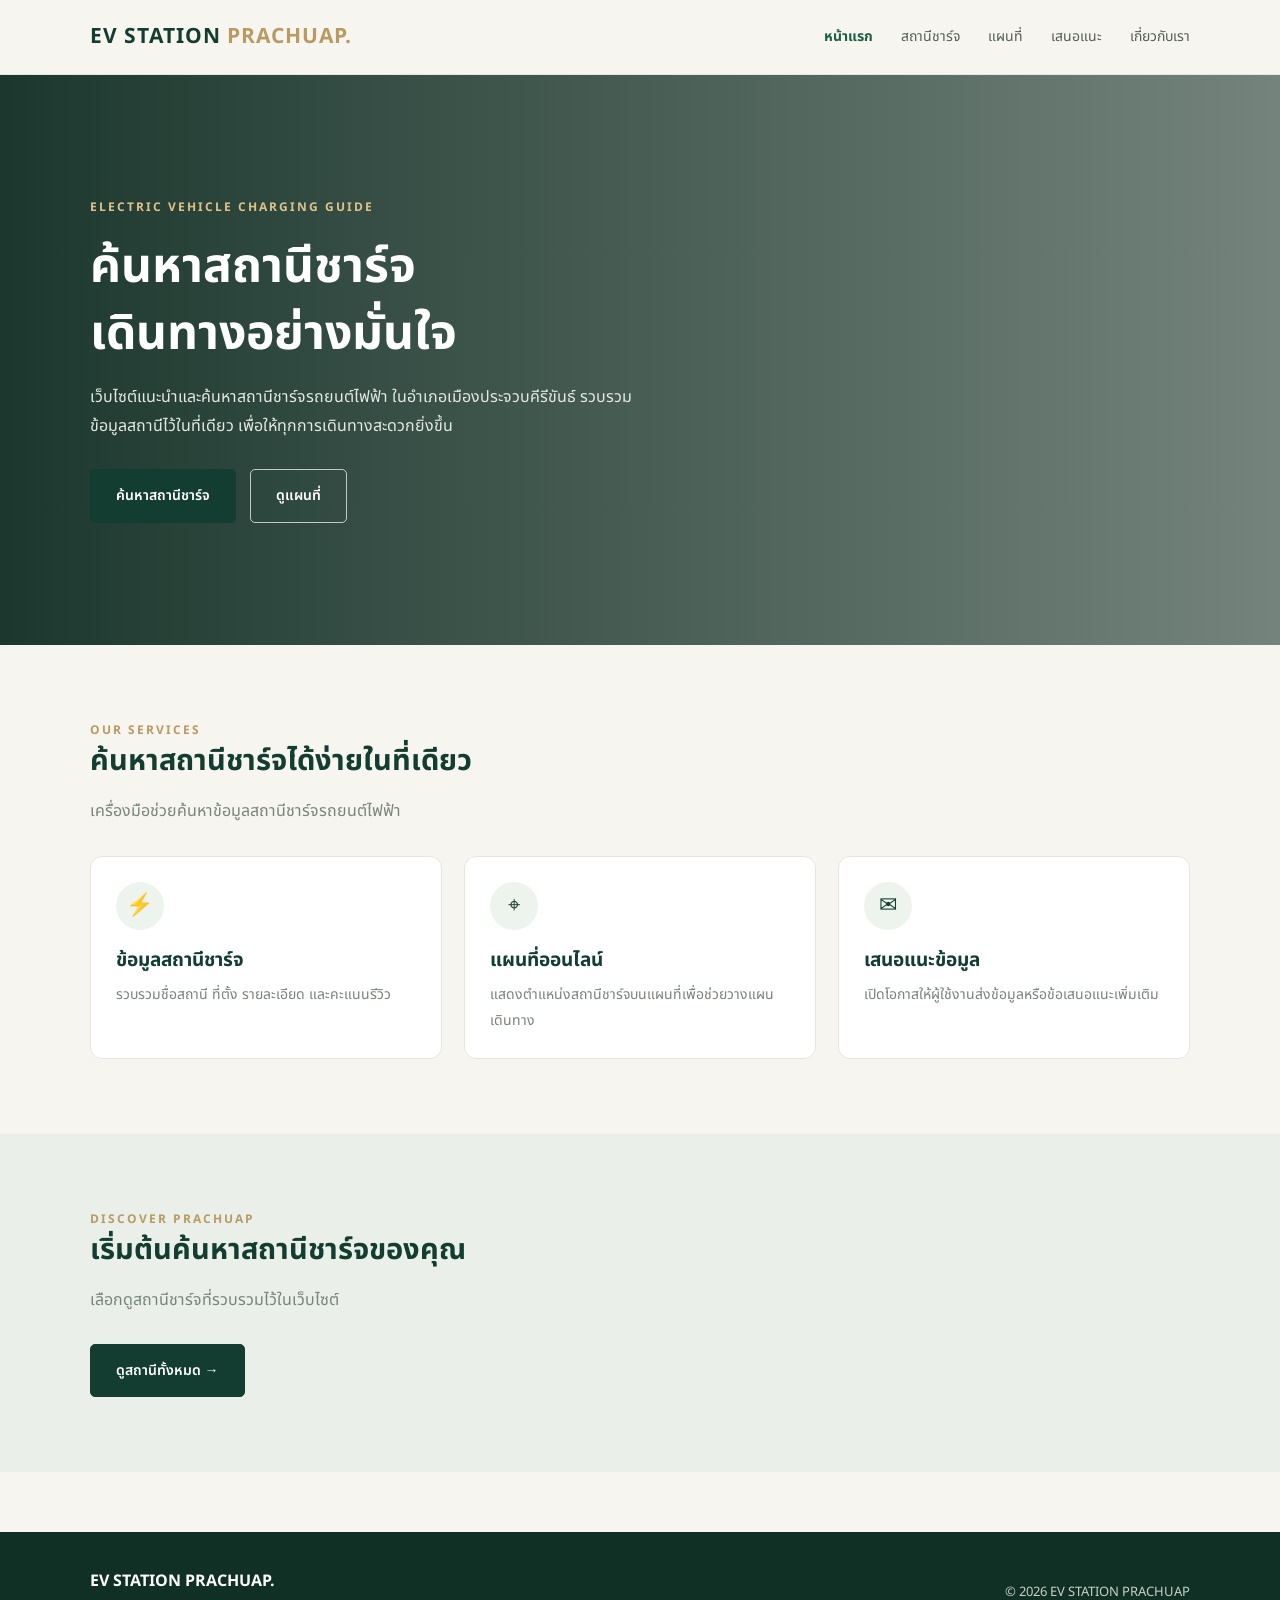
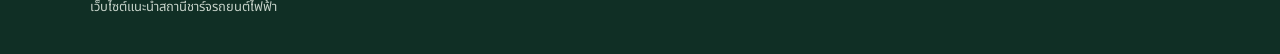
<file: index.html>
<!DOCTYPE html>
<html lang="th">
<head>
    <meta charset="UTF-8">
    <meta name="viewport" content="width=device-width, initial-scale=1.0">
    <title>EV STATION PRACHUAP | หน้าแรก</title>
    <link rel="stylesheet" href="style.css">
</head>
<body>

<header>
    <a class="logo" href="index.html">EV STATION <span>PRACHUAP.</span></a>
    <nav>
        <a class="active" href="index.html">หน้าแรก</a>
        <a href="station.html">สถานีชาร์จ</a>
        <a href="map.html">แผนที่</a>
        <a href="suggest.html">เสนอแนะ</a>
        <a href="contact.html">เกี่ยวกับเรา</a>
    </nav>
</header>

<section class="hero">
    <div class="container">
        <div class="hero-content">
            <div class="eyebrow">ELECTRIC VEHICLE CHARGING GUIDE</div>
            <h1>ค้นหาสถานีชาร์จ<br>เดินทางอย่างมั่นใจ</h1>
            <p>
                เว็บไซต์แนะนำและค้นหาสถานีชาร์จรถยนต์ไฟฟ้า
                ในอำเภอเมืองประจวบคีรีขันธ์
                รวบรวมข้อมูลสถานีไว้ในที่เดียว
                เพื่อให้ทุกการเดินทางสะดวกยิ่งขึ้น
            </p>
            <br>
            <a href="station.html" class="btn">ค้นหาสถานีชาร์จ</a>
            <a href="map.html" class="btn btn-outline">ดูแผนที่</a>
        </div>
    </div>
</section>

<section class="section">
    <div class="container">
        <div class="section-heading">
            <div class="eyebrow">OUR SERVICES</div>
            <h2>ค้นหาสถานีชาร์จได้ง่ายในที่เดียว</h2>
            <p>เครื่องมือช่วยค้นหาข้อมูลสถานีชาร์จรถยนต์ไฟฟ้า</p>
        </div>

        <div class="grid">
            <div class="card">
                <div class="card-icon">⚡</div>
                <h3>ข้อมูลสถานีชาร์จ</h3>
                <p>รวบรวมชื่อสถานี ที่ตั้ง รายละเอียด และคะแนนรีวิว</p>
            </div>

            <div class="card">
                <div class="card-icon">⌖</div>
                <h3>แผนที่ออนไลน์</h3>
                <p>แสดงตำแหน่งสถานีชาร์จบนแผนที่เพื่อช่วยวางแผนเดินทาง</p>
            </div>

            <div class="card">
                <div class="card-icon">✉</div>
                <h3>เสนอแนะข้อมูล</h3>
                <p>เปิดโอกาสให้ผู้ใช้งานส่งข้อมูลหรือข้อเสนอแนะเพิ่มเติม</p>
            </div>
        </div>
    </div>
</section>

<section class="section" style="background:#eaf0e9;">
    <div class="container">
        <div class="eyebrow">DISCOVER PRAchuap</div>
        <h2>เริ่มต้นค้นหาสถานีชาร์จของคุณ</h2>
        <p>เลือกดูสถานีชาร์จที่รวบรวมไว้ในเว็บไซต์</p>
        <br>
        <a href="station.html" class="btn">ดูสถานีทั้งหมด →</a>
    </div>
</section>

<footer>
    <div class="footer-inner">
        <div>
            <strong>EV STATION PRACHUAP.</strong>
            <p>เว็บไซต์แนะนำสถานีชาร์จรถยนต์ไฟฟ้า</p>
        </div>
        <p>© 2026 EV STATION PRACHUAP</p>
    </div>
</footer>

</body>
</html>
</file>
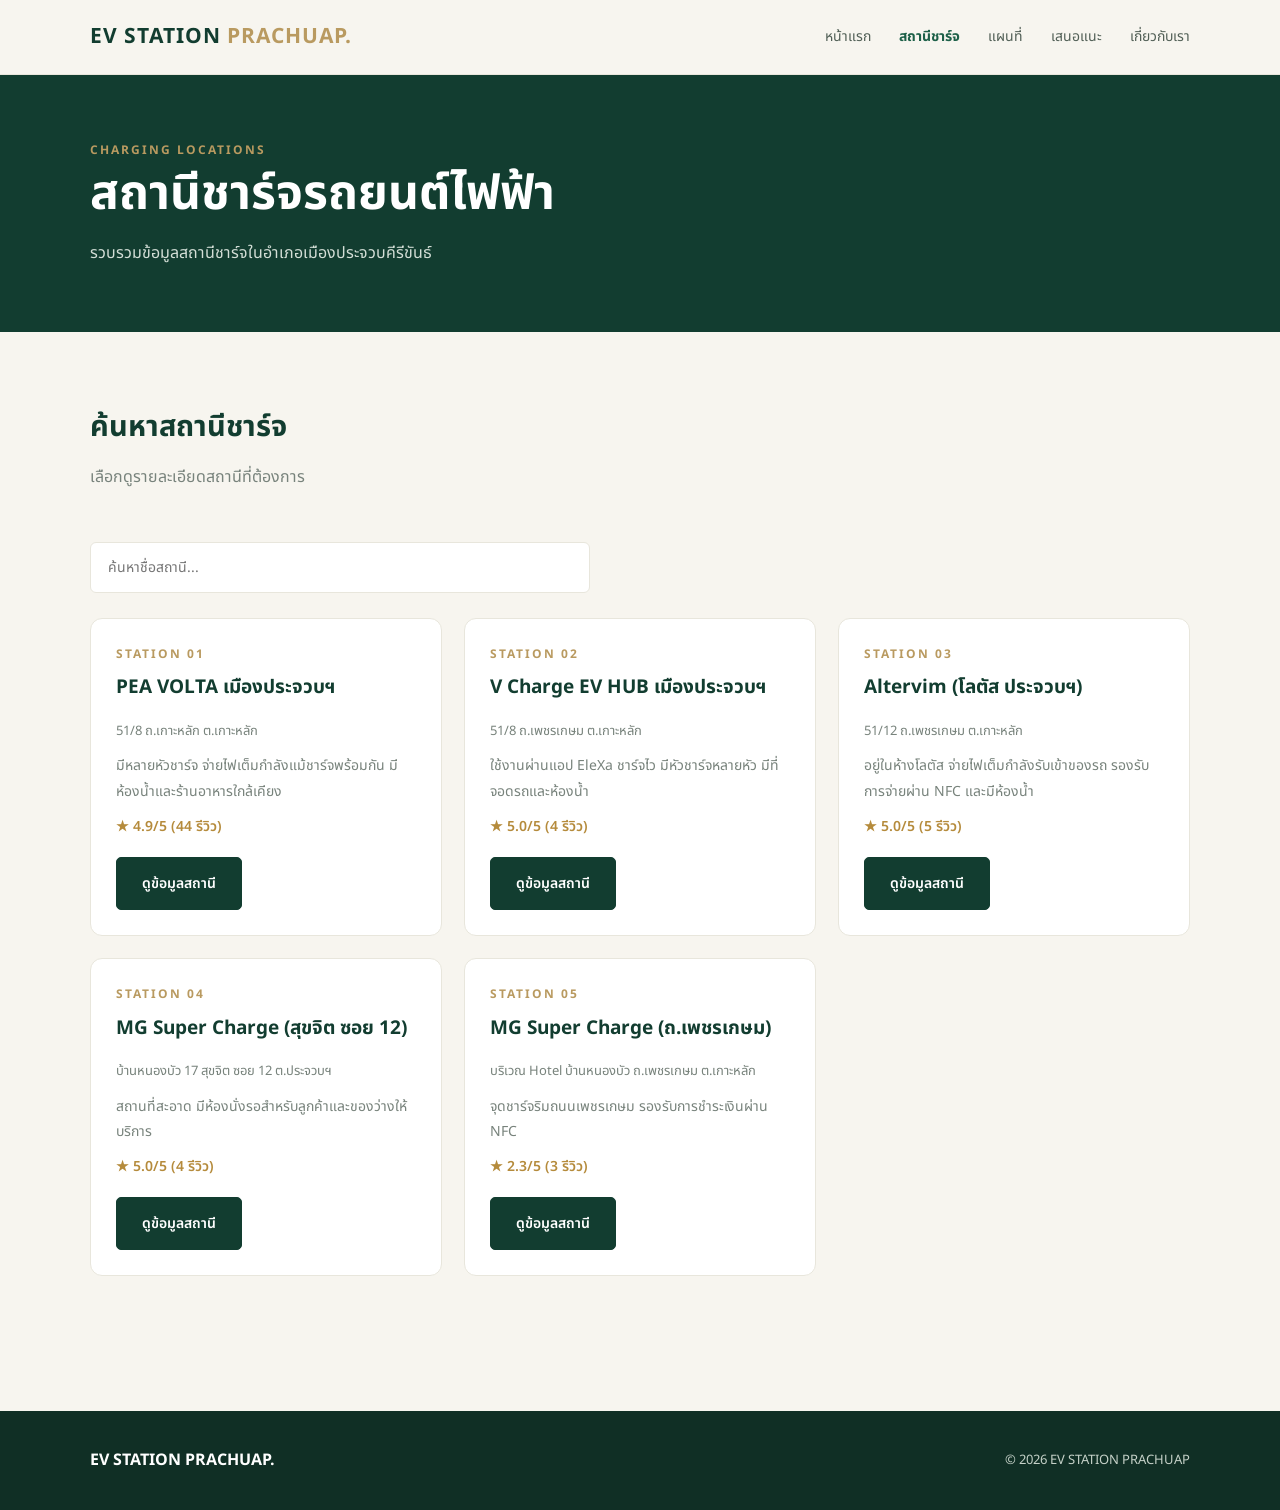
<file: station.html>
<!DOCTYPE html>
<html lang="th">
<head>
    <meta charset="UTF-8">
    <meta name="viewport" content="width=device-width, initial-scale=1.0">
    <title>สถานีชาร์จ | EV STATION PRACHUAP</title>
    <link rel="stylesheet" href="style.css">
</head>
<body>

<header>
    <a class="logo" href="index.html">EV STATION <span>PRACHUAP.</span></a>
    <nav>
        <a href="index.html">หน้าแรก</a>
        <a class="active" href="station.html">สถานีชาร์จ</a>
        <a href="map.html">แผนที่</a>
        <a href="suggest.html">เสนอแนะ</a>
        <a href="contact.html">เกี่ยวกับเรา</a>
    </nav>
</header>

<section class="page-banner">
    <div class="container">
        <div class="eyebrow">CHARGING LOCATIONS</div>
        <h1>สถานีชาร์จรถยนต์ไฟฟ้า</h1>
        <p>รวบรวมข้อมูลสถานีชาร์จในอำเภอเมืองประจวบคีรีขันธ์</p>
    </div>
</section>

<section class="section">
    <div class="container">

        <div class="section-heading">
            <h2>ค้นหาสถานีชาร์จ</h2>
            <p>เลือกดูรายละเอียดสถานีที่ต้องการ</p>
        </div>

        <input
            type="text"
            id="stationSearch"
            class="search-box"
            placeholder="ค้นหาชื่อสถานี..."
        >

        <div class="grid" id="stationList">

            <div class="card station-card">
                <div class="eyebrow">STATION 01</div>
                <h3>PEA VOLTA เมืองประจวบฯ</h3>
                <p class="address">51/8 ถ.เกาะหลัก ต.เกาะหลัก</p>
                <p>มีหลายหัวชาร์จ จ่ายไฟเต็มกำลังแม้ชาร์จพร้อมกัน มีห้องน้ำและร้านอาหารใกล้เคียง</p>
                <div class="rating">★ 4.9/5 (44 รีวิว)</div>
                <a class="btn" target="_blank"
                   href="https://www.google.com/search?kgmid=%2Fg%2F11x312d4kb">ดูข้อมูลสถานี</a>
            </div>

            <div class="card station-card">
                <div class="eyebrow">STATION 02</div>
                <h3>V Charge EV HUB เมืองประจวบฯ</h3>
                <p class="address">51/8 ถ.เพชรเกษม ต.เกาะหลัก</p>
                <p>ใช้งานผ่านแอป EleXa ชาร์จไว มีหัวชาร์จหลายหัว มีที่จอดรถและห้องน้ำ</p>
                <div class="rating">★ 5.0/5 (4 รีวิว)</div>
                <a class="btn" target="_blank"
                   href="https://www.google.com/search?q=V+Charge+EV+HUB+Prachuap">ดูข้อมูลสถานี</a>
            </div>

            <div class="card station-card">
                <div class="eyebrow">STATION 03</div>
                <h3>Altervim (โลตัส ประจวบฯ)</h3>
                <p class="address">51/12 ถ.เพชรเกษม ต.เกาะหลัก</p>
                <p>อยู่ในห้างโลตัส จ่ายไฟเต็มกำลังรับเข้าของรถ รองรับการจ่ายผ่าน NFC และมีห้องน้ำ</p>
                <div class="rating">★ 5.0/5 (5 รีวิว)</div>
                <a class="btn" target="_blank"
                   href="https://www.google.com/search?kgmid=%2Fg%2F11lc9z0w7y">ดูข้อมูลสถานี</a>
            </div>

            <div class="card station-card">
                <div class="eyebrow">STATION 04</div>
                <h3>MG Super Charge (สุขจิต ซอย 12)</h3>
                <p class="address">บ้านหนองบัว 17 สุขจิต ซอย 12 ต.ประจวบฯ</p>
                <p>สถานที่สะอาด มีห้องนั่งรอสำหรับลูกค้าและของว่างให้บริการ</p>
                <div class="rating">★ 5.0/5 (4 รีวิว)</div>
                <a class="btn" target="_blank"
                   href="https://www.google.com/search?kgmid=%2Fg%2F11tp77xdwm">ดูข้อมูลสถานี</a>
            </div>

            <div class="card station-card">
                <div class="eyebrow">STATION 05</div>
                <h3>MG Super Charge (ถ.เพชรเกษม)</h3>
                <p class="address">บริเวณ Hotel บ้านหนองบัว ถ.เพชรเกษม ต.เกาะหลัก</p>
                <p>จุดชาร์จริมถนนเพชรเกษม รองรับการชำระเงินผ่าน NFC</p>
                <div class="rating">★ 2.3/5 (3 รีวิว)</div>
                <a class="btn" target="_blank"
                   href="https://www.google.com/search?q=MG+Super+Charge+Hotel+Ban+Nong+Bua+Prachuap">ดูข้อมูลสถานี</a>
            </div>

        </div>

        <p id="noResult" class="empty-message">ไม่พบสถานีที่ค้นหา</p>

    </div>
</section>

<footer>
    <div class="footer-inner">
        <strong>EV STATION PRACHUAP.</strong>
        <p>© 2026 EV STATION PRACHUAP</p>
    </div>
</footer>

<script>
const search = document.getElementById("stationSearch");
const cards = document.querySelectorAll(".station-card");
const noResult = document.getElementById("noResult");

search.addEventListener("input", function () {
    const keyword = this.value.toLowerCase();
    let count = 0;

    cards.forEach(card => {
        const match = card.textContent.toLowerCase().includes(keyword);
        card.style.display = match ? "flex" : "none";
        if (match) count++;
    });

    noResult.style.display = count === 0 ? "block" : "none";
});
</script>

</body>
</html>
</file>
<file: style.css>
@import url('https://fonts.googleapis.com/css2?family=Noto+Sans+Thai:wght@300;400;500;600;700&family=Playfair+Display:wght@500;600;700&display=swap');

:root {
    --green: #123d30;
    --green-light: #1d6048;
    --cream: #f7f5ef;
    --white: #ffffff;
    --gold: #b99a60;
    --text: #293b33;
    --muted: #78837c;
    --border: #e8e6dc;
}

* {
    margin: 0;
    padding: 0;
    box-sizing: border-box;
}

body {
    font-family: 'Noto Sans Thai', sans-serif;
    background: var(--cream);
    color: var(--text);
    line-height: 1.8;
}

a {
    text-decoration: none;
    color: inherit;
}

header {
    background: rgba(247,245,239,.97);
    border-bottom: 1px solid var(--border);
    padding: 18px 7%;
    display: flex;
    justify-content: space-between;
    align-items: center;
    gap: 20px;
    flex-wrap: wrap;
    position: sticky;
    top: 0;
    z-index: 1000;
}

.logo {
    color: var(--green);
    font-size: 21px;
    font-weight: 700;
    letter-spacing: 1px;
}

.logo span {
    color: var(--gold);
}

nav {
    display: flex;
    align-items: center;
    gap: 28px;
    flex-wrap: wrap;
}

nav a {
    font-size: 14px;
    color: #526057;
    transition: .3s;
}

nav a:hover,
nav a.active {
    color: var(--green-light);
    font-weight: 700;
}

.container {
    width: 86%;
    max-width: 1200px;
    margin: auto;
}

.section {
    padding: 75px 0;
}

.eyebrow {
    color: var(--gold);
    font-size: 12px;
    font-weight: 700;
    letter-spacing: 2px;
    text-transform: uppercase;
}

h1, h2, h3 {
    color: var(--green);
    line-height: 1.4;
}

h1 {
    font-size: clamp(30px, 4vw, 48px);
    font-weight: 700;
}

h2 {
    font-size: 29px;
    margin-bottom: 15px;
}

h3 {
    font-size: 19px;
}

p {
    color: var(--muted);
}

.hero {
    background:
        linear-gradient(90deg, rgba(9,39,29,.92), rgba(9,39,29,.55)),
        url('https://images.unsplash.com/photo-1593941707882-a5bba14938c7?auto=format&fit=crop&w=1800&q=85');
    background-size: cover;
    background-position: center;
    min-height: 570px;
    display: flex;
    align-items: center;
    color: white;
}

.hero-content {
    max-width: 680px;
    padding: 85px 0;
}

.hero h1 {
    color: white;
    margin: 15px 0;
}

.hero p {
    color: #e4e9e4;
    max-width: 550px;
}

.hero .eyebrow {
    color: #dfc28a;
}

.btn {
    display: inline-block;
    padding: 13px 25px;
    border-radius: 5px;
    background: var(--green);
    color: white;
    font-size: 14px;
    font-weight: 600;
    border: 1px solid var(--green);
    transition: .3s;
    cursor: pointer;
}

.btn:hover {
    background: var(--green-light);
    transform: translateY(-2px);
}

.btn-outline {
    background: transparent;
    border-color: rgba(255,255,255,.7);
    color: white;
    margin-left: 10px;
}

.btn-outline:hover {
    background: white;
    color: var(--green);
}

.section-heading {
    margin-bottom: 30px;
}

.section-heading p {
    margin-top: 8px;
}

.grid {
    display: grid;
    grid-template-columns: repeat(3, 1fr);
    gap: 22px;
}

.card {
    background: var(--white);
    border: 1px solid var(--border);
    border-radius: 12px;
    padding: 25px;
    transition: .3s;
}

.card:hover {
    transform: translateY(-5px);
    box-shadow: 0 12px 30px rgba(25,55,40,.08);
}

.card-icon {
    width: 48px;
    height: 48px;
    display: grid;
    place-items: center;
    background: #edf3ed;
    color: var(--green);
    border-radius: 50%;
    font-size: 22px;
    margin-bottom: 18px;
}

.card h3 {
    margin-bottom: 8px;
}

.card p {
    font-size: 14px;
}

.station-card {
    display: flex;
    flex-direction: column;
    gap: 10px;
}

.station-card .rating {
    color: #b58b3c;
    font-size: 14px;
    font-weight: 600;
}

.station-card .address {
    font-size: 13px;
}

.station-card .btn {
    align-self: flex-start;
    margin-top: 8px;
}

.page-banner {
    background: var(--green);
    color: white;
    padding: 65px 0;
}

.page-banner h1 {
    color: white;
}

.page-banner p {
    color: #d3ded6;
    margin-top: 10px;
}

.search-box {
    width: 100%;
    max-width: 500px;
    padding: 14px 17px;
    border: 1px solid var(--border);
    border-radius: 6px;
    font-family: inherit;
    font-size: 14px;
    margin: 20px 0 25px;
    outline: none;
}

.search-box:focus,
input:focus,
textarea:focus {
    border-color: var(--gold);
}

#map {
    width: 100%;
    height: 550px;
    border-radius: 12px;
    border: 1px solid var(--border);
    z-index: 1;
    background: #e9eee9;
}

.map-note {
    font-size: 13px;
    margin-top: 12px;
}

.form-card {
    max-width: 720px;
    background: white;
    padding: 35px;
    border-radius: 12px;
    border: 1px solid var(--border);
}

.form-group {
    margin-bottom: 20px;
}

.form-group label {
    display: block;
    margin-bottom: 7px;
    font-size: 14px;
    font-weight: 600;
    color: var(--green);
}

input, textarea, select {
    width: 100%;
    padding: 13px 14px;
    border: 1px solid var(--border);
    border-radius: 5px;
    font-family: inherit;
    font-size: 14px;
    background: #fff;
    outline: none;
}

textarea {
    min-height: 120px;
    resize: vertical;
}

.info-panel {
    background: #eaf0e9;
    padding: 35px;
    border-radius: 12px;
}

footer {
    background: #102f25;
    color: white;
    padding: 35px 7%;
    margin-top: 60px;
}

footer p {
    color: #c5d1c8;
    font-size: 13px;
}

.footer-inner {
    display: flex;
    justify-content: space-between;
    gap: 20px;
    flex-wrap: wrap;
    align-items: center;
}

.empty-message {
    display: none;
    margin-top: 15px;
}

@media (max-width: 850px) {
    header {
        padding: 15px 5%;
    }

    nav {
        gap: 15px;
    }

    .grid {
        grid-template-columns: repeat(2, 1fr);
    }

    .container {
        width: 90%;
    }
}

@media (max-width: 600px) {
    header {
        justify-content: center;
    }

    nav {
        justify-content: center;
        gap: 12px 18px;
    }

    nav a {
        font-size: 12px;
    }

    .grid {
        grid-template-columns: 1fr;
    }

    .hero {
        min-height: 480px;
    }

    .section {
        padding: 50px 0;
    }

    .form-card {
        padding: 22px;
    }

    #map {
        height: 430px;
    }

    .btn-outline {
        margin: 10px 0 0;
    }
}
</file>
